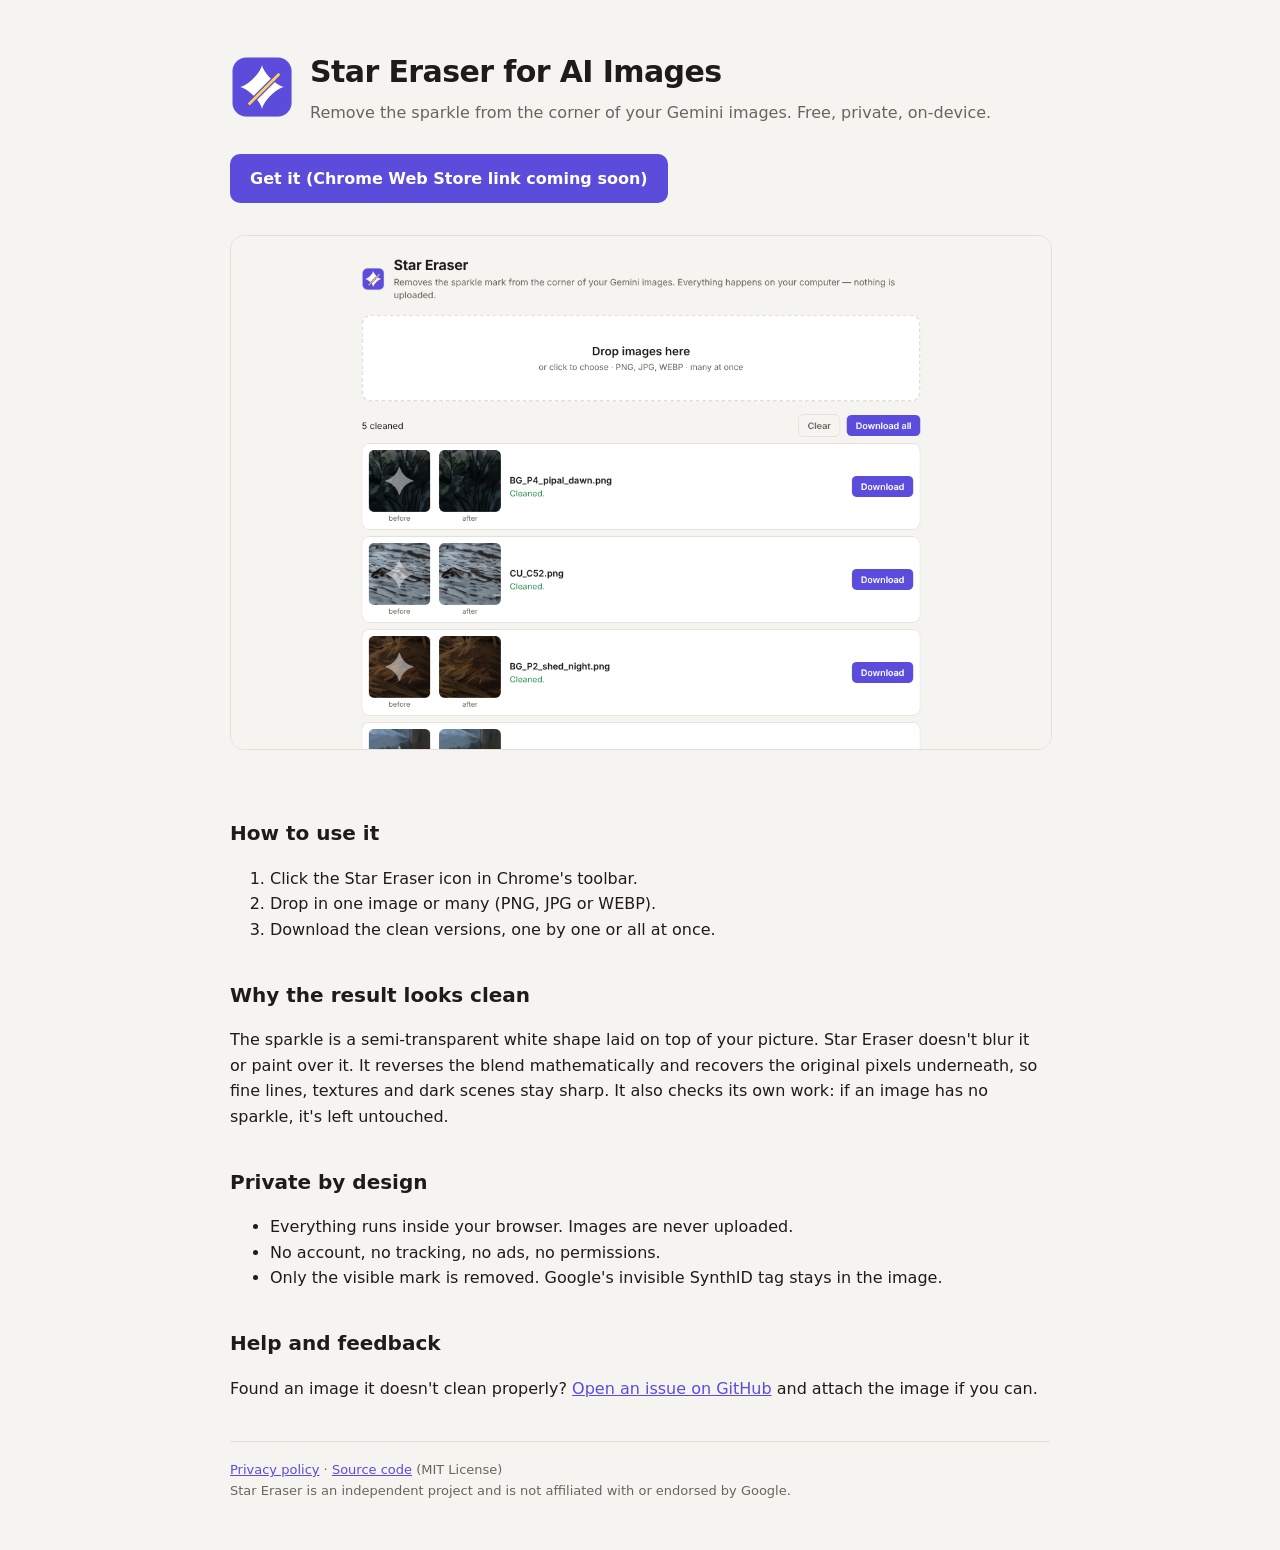
<file: docs/index.html>
<!DOCTYPE html>
<html lang="en">
<head>
  <meta charset="utf-8">
  <meta name="viewport" content="width=device-width, initial-scale=1">
  <title>Star Eraser for AI Images</title>
  <meta name="description" content="Free Chrome extension that removes the sparkle watermark from your Gemini-generated images, 100% on your device.">
  <link rel="icon" href="icon128.png">
  <style>
    :root { --ink:#1e1b18; --muted:#6b645c; --bg:#f6f4f1; --accent:#5b4cdb; --line:#e4dfd8; font-family: system-ui,-apple-system,"Segoe UI",Roboto,sans-serif; }
    body { margin:0; background:var(--bg); color:var(--ink); line-height:1.6; }
    .wrap { max-width:820px; margin:0 auto; padding:48px 24px; }
    header { display:flex; gap:16px; align-items:center; }
    h1 { font-size:30px; margin:0; letter-spacing:-0.02em; }
    .tag { color:var(--muted); margin:4px 0 0; }
    .cta { display:inline-block; margin:28px 0 8px; background:var(--accent); color:#fff; text-decoration:none; font-weight:600; padding:12px 20px; border-radius:10px; }
    img.shot { width:100%; border-radius:14px; border:1px solid var(--line); margin:24px 0; }
    h2 { font-size:20px; margin-top:36px; }
    code { background:#ece8e2; padding:2px 6px; border-radius:5px; }
    footer { color:var(--muted); font-size:13px; border-top:1px solid var(--line); margin-top:40px; padding-top:18px; }
    a { color:var(--accent); }
  </style>
</head>
<body>
  <div class="wrap">
    <header>
      <img src="icon128.png" width="64" height="64" alt="">
      <div>
        <h1>Star Eraser for AI Images</h1>
        <p class="tag">Remove the sparkle from the corner of your Gemini images. Free, private, on-device.</p>
      </div>
    </header>

    <a class="cta" href="https://github.com/sagarsuman1299/star-eraser">Get it (Chrome Web Store link coming soon)</a>

    <img class="shot" src="screenshot.png" alt="Star Eraser showing before and after previews of cleaned images">

    <h2>How to use it</h2>
    <ol>
      <li>Click the Star Eraser icon in Chrome's toolbar.</li>
      <li>Drop in one image or many (PNG, JPG or WEBP).</li>
      <li>Download the clean versions, one by one or all at once.</li>
    </ol>

    <h2>Why the result looks clean</h2>
    <p>The sparkle is a semi-transparent white shape laid on top of your picture. Star Eraser doesn't blur it or paint over it. It reverses the blend mathematically and recovers the original pixels underneath, so fine lines, textures and dark scenes stay sharp. It also checks its own work: if an image has no sparkle, it's left untouched.</p>

    <h2>Private by design</h2>
    <ul>
      <li>Everything runs inside your browser. Images are never uploaded.</li>
      <li>No account, no tracking, no ads, no permissions.</li>
      <li>Only the visible mark is removed. Google's invisible SynthID tag stays in the image.</li>
    </ul>

    <h2>Help and feedback</h2>
    <p>Found an image it doesn't clean properly? <a href="https://github.com/sagarsuman1299/star-eraser/issues">Open an issue on GitHub</a> and attach the image if you can.</p>

    <footer>
      <a href="privacy.html">Privacy policy</a> · <a href="https://github.com/sagarsuman1299/star-eraser">Source code</a> (MIT License)<br>
      Star Eraser is an independent project and is not affiliated with or endorsed by Google.
    </footer>
  </div>
</body>
</html>
</file>
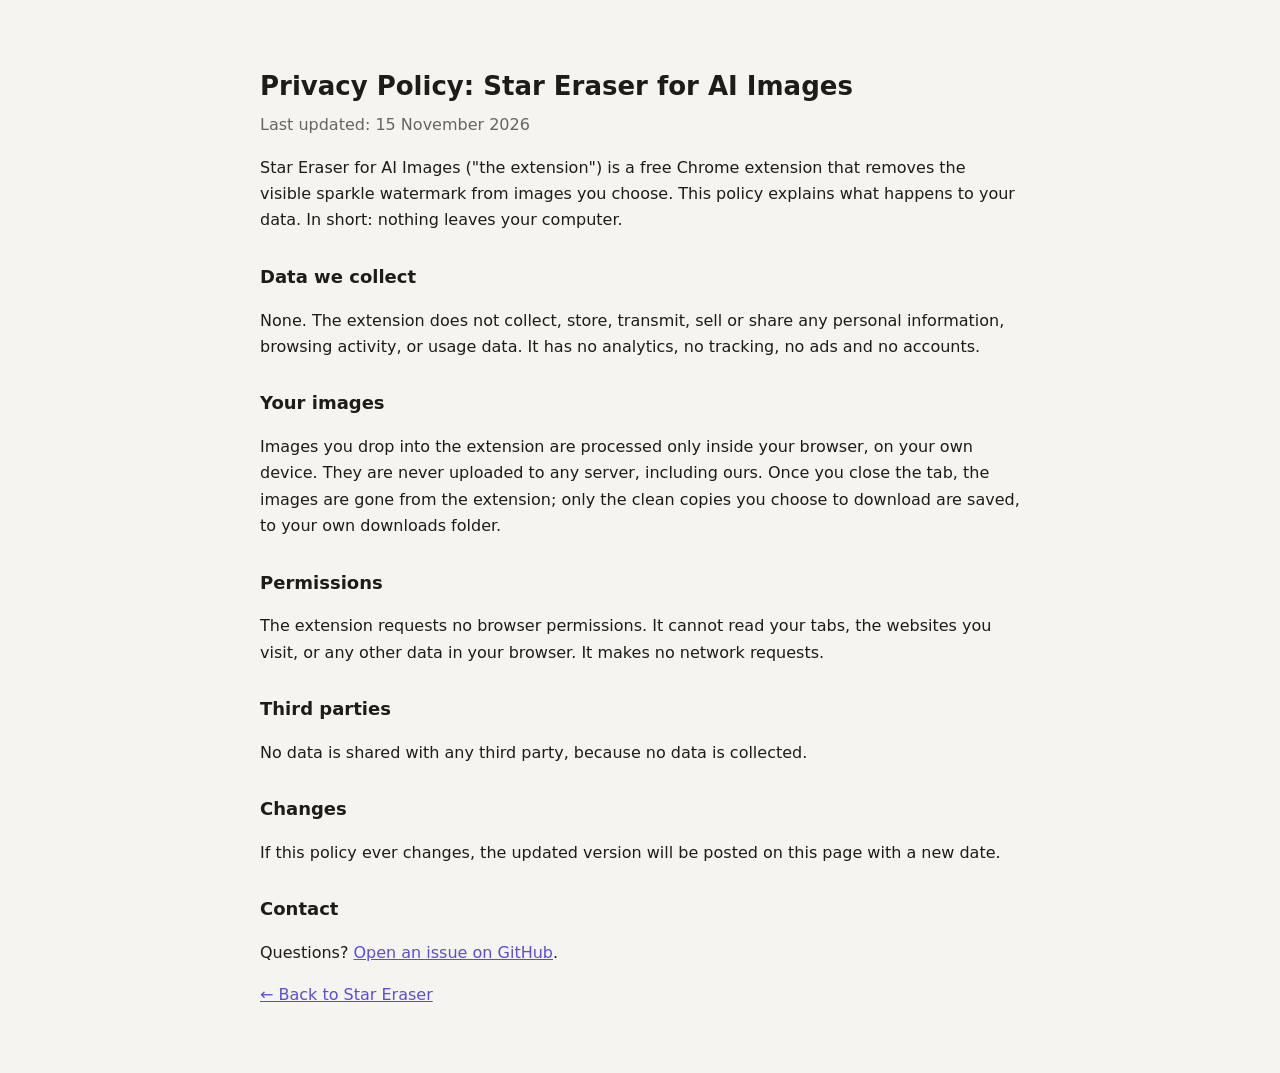
<file: docs/privacy.html>
<!DOCTYPE html>
<html lang="en">
<head>
  <meta charset="utf-8">
  <meta name="viewport" content="width=device-width, initial-scale=1">
  <title>Privacy Policy · Star Eraser for AI Images</title>
  <link rel="icon" href="icon128.png">
  <style>
    body { margin:0; background:#f6f4f1; color:#1e1b18; font-family:system-ui,-apple-system,"Segoe UI",Roboto,sans-serif; line-height:1.65; }
    .wrap { max-width:760px; margin:0 auto; padding:48px 24px; }
    h1 { font-size:26px; margin-bottom:4px; } .date { color:#6b645c; margin-top:0; }
    h2 { font-size:18px; margin-top:28px; } a { color:#5b4cdb; }
  </style>
</head>
<body>
  <div class="wrap">
    <h1>Privacy Policy: Star Eraser for AI Images</h1>
    <p class="date">Last updated: 15 November 2026</p>

    <p>Star Eraser for AI Images ("the extension") is a free Chrome extension that removes the visible sparkle watermark from images you choose. This policy explains what happens to your data. In short: nothing leaves your computer.</p>

    <h2>Data we collect</h2>
    <p>None. The extension does not collect, store, transmit, sell or share any personal information, browsing activity, or usage data. It has no analytics, no tracking, no ads and no accounts.</p>

    <h2>Your images</h2>
    <p>Images you drop into the extension are processed only inside your browser, on your own device. They are never uploaded to any server, including ours. Once you close the tab, the images are gone from the extension; only the clean copies you choose to download are saved, to your own downloads folder.</p>

    <h2>Permissions</h2>
    <p>The extension requests no browser permissions. It cannot read your tabs, the websites you visit, or any other data in your browser. It makes no network requests.</p>

    <h2>Third parties</h2>
    <p>No data is shared with any third party, because no data is collected.</p>

    <h2>Changes</h2>
    <p>If this policy ever changes, the updated version will be posted on this page with a new date.</p>

    <h2>Contact</h2>
    <p>Questions? <a href="https://github.com/sagarsuman1299/star-eraser/issues">Open an issue on GitHub</a>.</p>

    <p><a href="index.html">← Back to Star Eraser</a></p>
  </div>
</body>
</html>
</file>
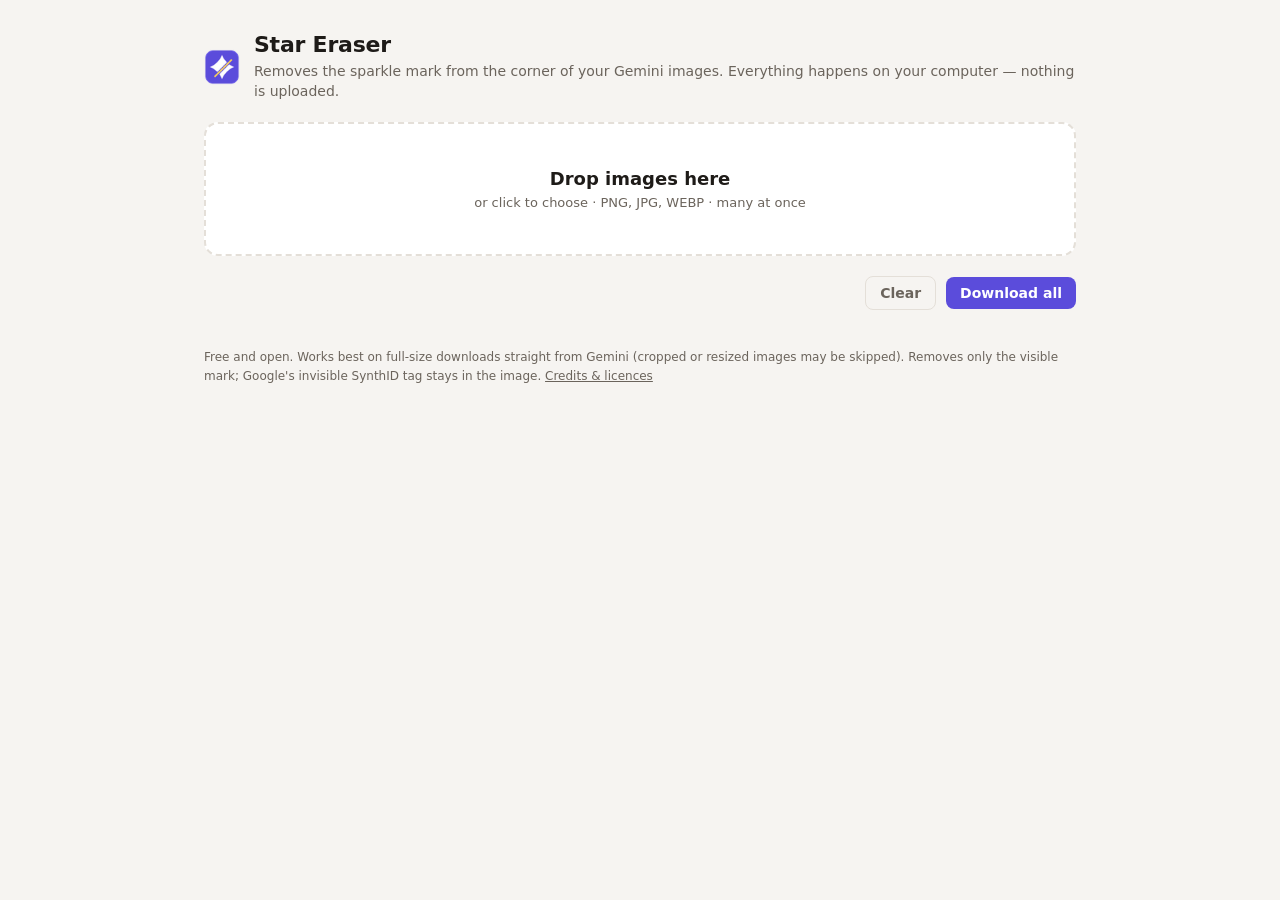
<file: extension/app.html>
<!DOCTYPE html>
<html lang="en">
<head>
  <meta charset="utf-8">
  <meta name="viewport" content="width=device-width, initial-scale=1">
  <title>Star Eraser</title>
  <link rel="icon" href="icons/icon32.png">
  <link rel="stylesheet" href="app.css">
</head>
<body>
  <header>
    <img src="icons/icon48.png" alt="" width="36" height="36">
    <div>
      <h1>Star Eraser</h1>
      <p class="sub">Removes the sparkle mark from the corner of your Gemini images. Everything happens on your computer — nothing is uploaded.</p>
    </div>
  </header>

  <main>
    <label id="drop" class="drop" tabindex="0">
      <input id="file" type="file" accept="image/png,image/jpeg,image/webp" multiple hidden>
      <div class="drop-big">Drop images here</div>
      <div class="drop-small">or click to choose · PNG, JPG, WEBP · many at once</div>
    </label>

    <div id="bar" class="bar" hidden>
      <span id="summary"></span>
      <span class="spacer"></span>
      <button id="clear" class="ghost">Clear</button>
      <button id="all">Download all</button>
    </div>

    <ul id="list" class="list"></ul>
  </main>

  <footer>
    Free and open. Works best on full-size downloads straight from Gemini (cropped or resized images may be skipped).
    Removes only the visible mark; Google's invisible SynthID tag stays in the image.
    <a href="NOTICE.txt" target="_blank">Credits &amp; licences</a>
  </footer>
  <script type="module" src="app.js"></script>
</body>
</html>
</file>
<file: extension/app.css>
:root {
  --bg: #f6f4f1; --card: #fff; --ink: #1e1b18; --muted: #6b645c; --line: #e4dfd8;
  --accent: #5b4cdb; --accent-ink: #fff; --ok: #1f8a4c; --warn: #b26b00; --skip: #8a8178;
  font-family: system-ui, -apple-system, "Segoe UI", Roboto, sans-serif;
}
@media (prefers-color-scheme: dark) {
  :root { --bg: #171614; --card: #22201d; --ink: #f1ede7; --muted: #a59d93; --line: #35322d; --skip: #8f877e; }
}
* { box-sizing: border-box; }
body { margin: 0; background: var(--bg); color: var(--ink); }
header, main, footer { max-width: 920px; margin: 0 auto; padding: 0 24px; }
header { display: flex; gap: 14px; align-items: center; padding-top: 32px; padding-bottom: 20px; }
h1 { font-size: 22px; margin: 0 0 4px; letter-spacing: -0.01em; }
.sub { margin: 0; color: var(--muted); font-size: 14px; line-height: 1.45; }

.drop {
  display: block; border: 2px dashed var(--line); border-radius: 14px; background: var(--card);
  padding: 44px 20px; text-align: center; cursor: pointer; transition: border-color .15s, background .15s;
}
.drop:hover, .drop:focus-visible, .drop.over { border-color: var(--accent); outline: none; }
.drop.over { background: color-mix(in srgb, var(--accent) 7%, var(--card)); }
.drop-big { font-size: 18px; font-weight: 600; }
.drop-small { color: var(--muted); font-size: 13px; margin-top: 6px; }

.bar { display: flex; align-items: center; gap: 10px; margin: 20px 0 10px; font-size: 14px; }
.spacer { flex: 1; }
button {
  font: inherit; font-size: 14px; font-weight: 600; border: 0; border-radius: 8px; padding: 8px 14px;
  background: var(--accent); color: var(--accent-ink); cursor: pointer;
}
button.ghost { background: transparent; color: var(--muted); border: 1px solid var(--line); }
button:disabled { opacity: .5; cursor: default; }

.list { list-style: none; margin: 0; padding: 0; display: grid; gap: 10px; }
.item {
  display: grid; grid-template-columns: 96px 96px 1fr auto; gap: 14px; align-items: center;
  background: var(--card); border: 1px solid var(--line); border-radius: 12px; padding: 10px;
}
.item canvas { width: 96px; height: 96px; border-radius: 8px; background: var(--line); display: block; }
.cap { font-size: 11px; color: var(--muted); text-align: center; margin-top: 3px; }
.name { font-weight: 600; font-size: 14px; word-break: break-all; }
.status { font-size: 13px; margin-top: 4px; }
.status.ok { color: var(--ok); } .status.warn { color: var(--warn); } .status.skip { color: var(--skip); }
.status.busy { color: var(--muted); }

footer { color: var(--muted); font-size: 12px; line-height: 1.6; padding-top: 28px; padding-bottom: 32px; }
footer a { color: inherit; }
@media (max-width: 560px) { .item { grid-template-columns: 72px 72px 1fr; } .item canvas { width: 72px; height: 72px; } .item button { grid-column: 1 / -1; } }
</file>
